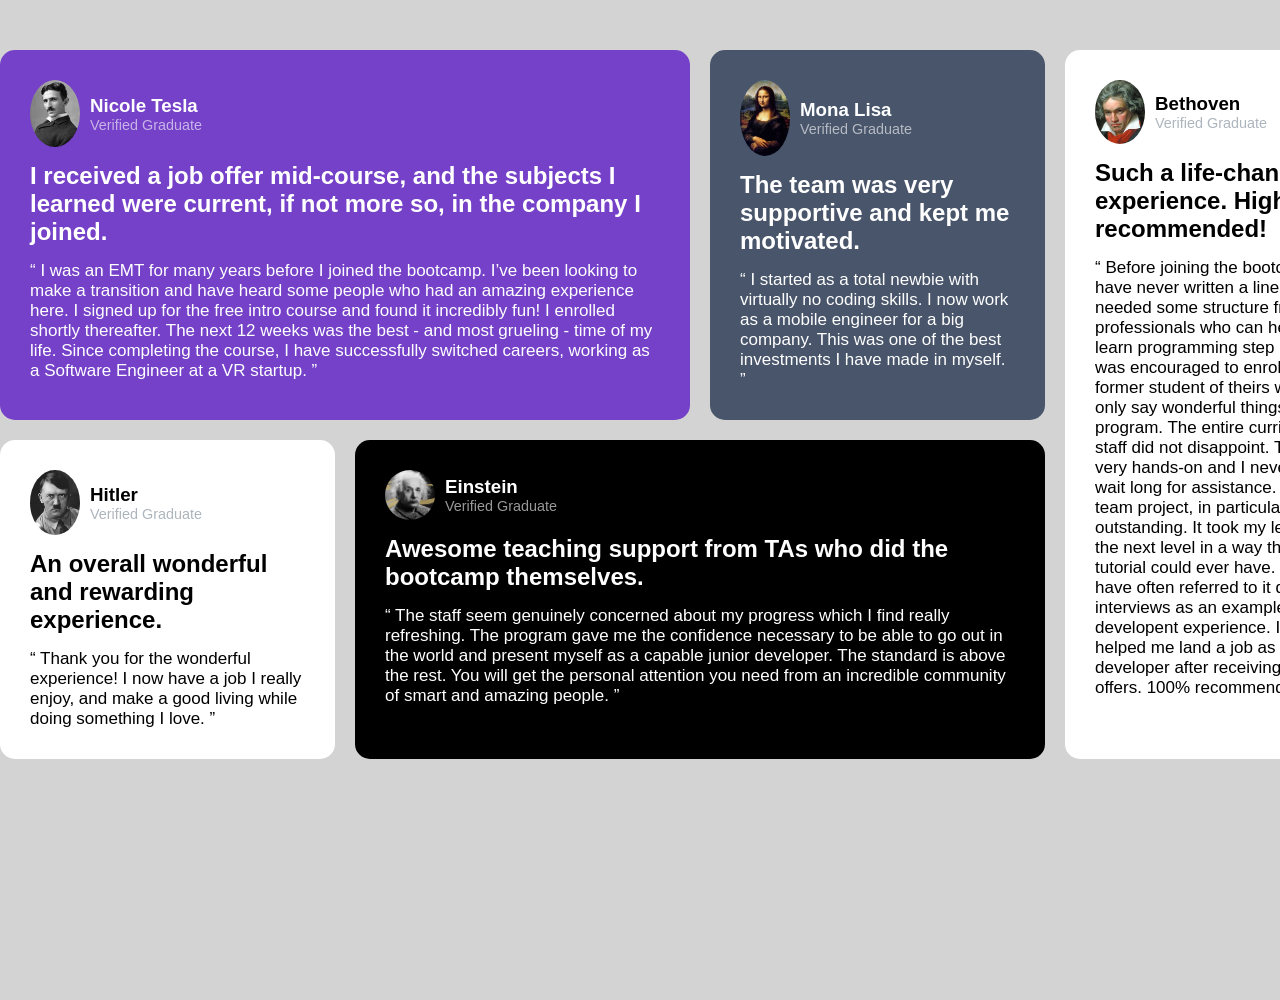
<file: Task-1/index.html>
<!DOCTYPE html>
<html lang="en">
  <head>
    <meta charset="UTF-8" />
    <meta name="viewport" content="width=device-width, initial-scale=1.0" />
    <link rel="stylesheet" href="style.css" />
    <title>Testimonials Grid</title>
  </head>

  <body>
    <div class="container">
      <div class="grid-4-columns">
        <div class="card Nicole-Tesla">
          <div class="profile">
            <img src="images/download (1).jpg" />
            <div>
              <h3>Nicole Tesla</h3>
              <p class="verified">Verified Graduate</p>
            </div>
          </div>
          <h2>
            I received a job offer mid-course, and the subjects I learned were
            current, if not more so, in the company I joined.
          </h2>
          <p>
            “ I was an EMT for many years before I joined the bootcamp. I’ve
            been looking to make a transition and have heard some people who had
            an amazing experience here. I signed up for the free intro course
            and found it incredibly fun! I enrolled shortly thereafter. The next
            12 weeks was the best - and most grueling - time of my life. Since
            completing the course, I have successfully switched careers, working
            as a Software Engineer at a VR startup. ”
          </p>
        </div>

        <div class="card Mona-Lisa">
          <div class="profile">
            <img src="images/download (2).jpg" />
            <div>
              <h3>Mona Lisa</h3>
              <p class="verified">Verified Graduate</p>
            </div>
          </div>
          <h2>The team was very supportive and kept me motivated.</h2>
          <p>
            “ I started as a total newbie with virtually no coding skills. I now
            work as a mobile engineer for a big company. This was one of the
            best investments I have made in myself. ”
          </p>
        </div>

        <div class="card Bethoven">
          <div class="profile">
            <img src="images/download (3).jpg" />
            <div>
              <h3 class="color">Bethoven</h3>
              <p class="unverified">Verified Graduate</p>
            </div>
          </div>
          <h2 class="color">
            Such a life-changing experience. Highly recommended!
          </h2>
          <p class="color">
            “ Before joining the bootcamp, I have never written a line of code.
            I needed some structure from professionals who can help me learn
            programming step by step. I was encouraged to enroll by a former
            student of theirs who can only say wonderful things about the
            program. The entire curriculum and staff did not disappoint. They
            were very hands-on and I never had to wait long for assistance. The
            agile team project, in particular, was outstanding. It took my
            learning to the next level in a way that no tutorial could ever
            have. In fact, I have often referred to it during interviews as an
            example of my developent experience. It certainly helped me land a
            job as a full-stack developer after receiving multiple offers. 100%
            recommend! ” ”
          </p>
        </div>

        <div class="card Hitler">
          <div class="profile">
            <img src="images/download (4).jpg" />
            <div>
              <h3 class="color">Hitler</h3>
              <p class="unverified">Verified Graduate</p>
            </div>
          </div>
          <h2 class="color">An overall wonderful and rewarding experience.</h2>
          <p class="color">
            “ Thank you for the wonderful experience! I now have a job I really
            enjoy, and make a good living while doing something I love. ”
          </p>
        </div>

        <div class="card Einstein">
          <div class="profile">
            <img src="images/download.jpg" />
            <div>
              <h3>Einstein</h3>
              <p class="verified">Verified Graduate</p>
            </div>
          </div>
          <h2>
            Awesome teaching support from TAs who did the bootcamp themselves.
          </h2>
          <p>
            “ The staff seem genuinely concerned about my progress which I find
            really refreshing. The program gave me the confidence necessary to
            be able to go out in the world and present myself as a capable
            junior developer. The standard is above the rest. You will get the
            personal attention you need from an incredible community of smart
            and amazing people. ”
          </p>
        </div>
      </div>
    </div>
  </body>
</html>
</file>
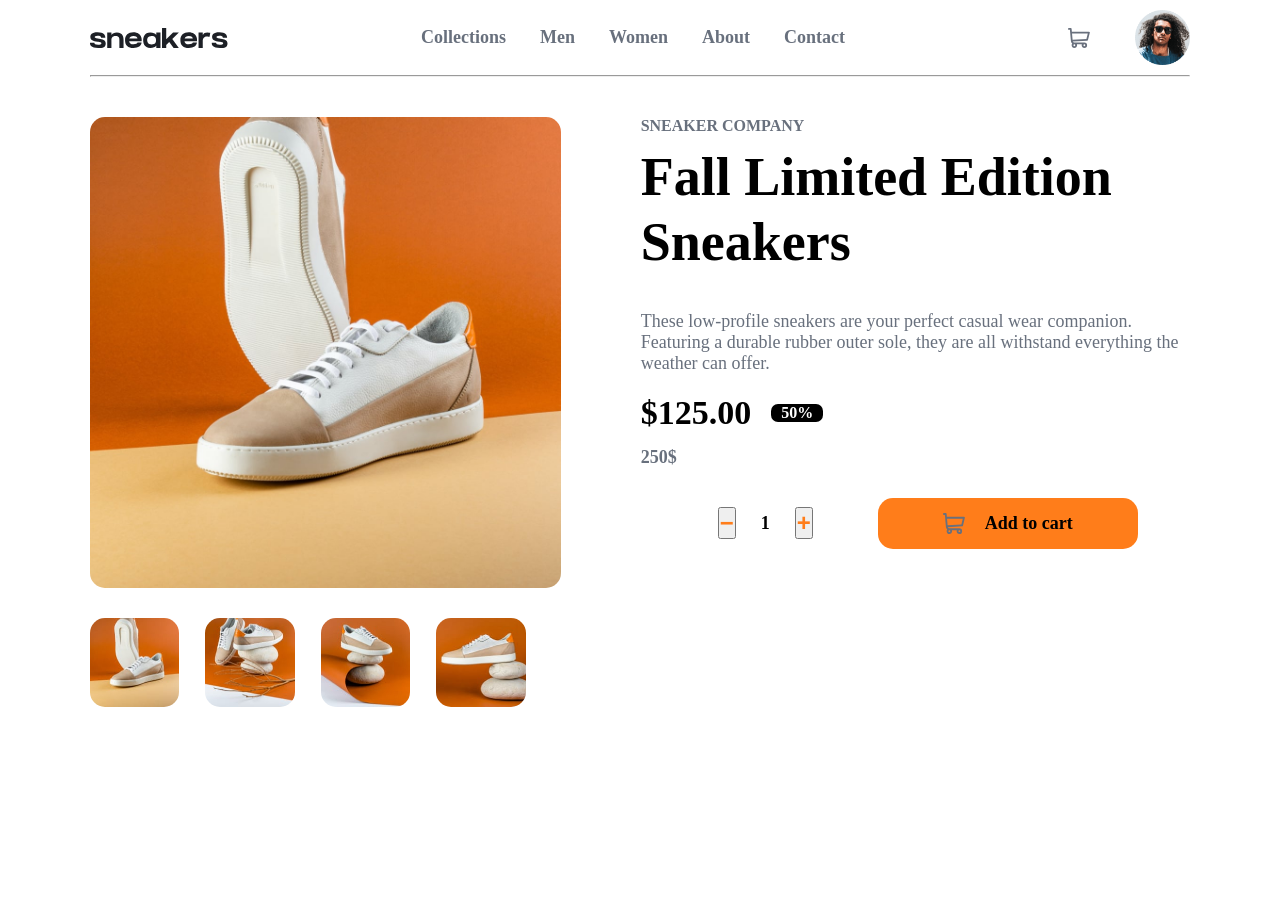
<file: Task-2/index.html>
<!DOCTYPE html>
<html lang="en">
  <head>
    <meta charset="UTF-8" />
    <meta name="viewport" content="width=device-width, initial-scale=1.0" />
    <link rel="stylesheet" href="style.css" />
    <title>Fall Limited Edition Sneakers</title>
  </head>

  <body>
    <div class="container">
      <header class="head">
        <img src="images/logo.svg" />

        <nav>
          <ul>
            <li>
              <a href="#">Collections</a>
              <a href="#">Men</a>
              <a href="#">Women</a>
              <a href="#">About</a>
              <a href="#">Contact</a>
            </li>
          </ul>
        </nav>

        <div class="cart">
          <img src="images/icon-cart.svg" />
          <img src="images/image-avatar.png" class="avatar" />
        </div>
      </header>
      <hr />

      <article>
        <div class="grid-2-columns">
          <div class="sneakers">
            <img src="images/image-product-1.jpg" class="first-sneaker" />

            <div class="images-4">
              <img src="images/image-product-1-thumbnail.jpg" />
              <img src="images/image-product-2-thumbnail.jpg" />
              <img src="images/image-product-3-thumbnail.jpg" />
              <img src="images/image-product-4-thumbnail.jpg" />
            </div>
          </div>

          <div class="features">
            <p class="company">Sneaker Company</p>
            <h2>Fall Limited Edition Sneakers</h2>
            <p class="about">
              These low-profile sneakers are your perfect casual wear companion.
              Featuring a durable rubber outer sole, they are all withstand
              everything the weather can offer.
            </p>

            <div class="price">
              <p class="current-price"><strong>$125.00</strong></p>
              <span class="sale"><strong>50%</strong></span>
            </div>

            <p class="old-price"><strong>250$</strong></p>

            <div class="cart-section">
              <div class="counter">
                <button class="btn minus"><strong>−</strong></button>
                <span id="count"><strong>1</strong></span>
                <button class="btn plus"><strong>+</strong></button>
              </div>

              <div class="class-orange">
                <img src="images/icon-cart.svg" class="cart-img" />
                <p><strong>Add to cart</strong></p>
              </div>
            </div>
          </div>
        </div>
      </article>
    </div>
  </body>
</html>
</file>
<file: Task-1/style.css>
* {
  margin: 0;
  padding: 0;
  box-sizing: border-box;
  text-decoration: none;
  list-style: none;
  font-family: "Barlow Semi Condensed", sans-serif;
}

body {
  background-color: lightgray;
}

.container {
  width: 1400px;
  height: 100vh;
  margin: 50px auto;
}

.grid-4-columns {
  display: grid;
  grid-template-columns: repeat(4, 1fr);
  gap: 20px;
  max-width: 90rem;
  width: 100%;
}

.Nicole-Tesla {
  background-color: rgb(117, 65, 200);
  grid-column: 1/3;
  border-radius: 15px;
  padding: 30px;
}

.Mona-Lisa {
  background-color: rgb(72, 85, 106);
  grid-column: 3/4;
  border-radius: 15px;
  padding: 30px;
}

.Bethoven {
  background-color: white;
  grid-column: 4/5;
  grid-row: 1/3;
  border-radius: 15px;
  padding: 30px;
}

.Hitler {
  background-color: white;
  grid-column: 1/2;
  border-radius: 15px;
  padding: 30px;
}

.Einstein {
  background-color: black;
  grid-column: 2/4;
  border-radius: 15px;
  padding: 30px;
}

img {
  width: 50px;
  border-radius: 100%;
}

.profile {
  display: flex;
  gap: 10px;
  align-items: center;
  margin-bottom: 15px;
}

h2 {
  color: white;
  margin-bottom: 15px;
}

h3 {
  color: white;
}

p {
  color: white;
  font-size: 17px;
}

.Bethoven .color,
.Hitler .color {
  color: black;
}

.verified {
  opacity: 0.6;
  font-size: 0.9rem;
}

.unverified {
  color: #adb5bd;
  font-size: 0.9rem;
}

@media (max-width: 60rem) {
  .grid {
    grid-template-columns: 1fr;
  }

  .Nicole-Tesla,
  .Einstein,
  .Bethoven {
    grid-column: span 1;
    grid-row: auto;
  }
}
</file>
<file: Task-2/style.css>
* {
  margin: 0;
  padding: 0;
  box-sizing: border-box;
  list-style: none;
  font-family: "Kumbh Sans" sans-serif;
}

.container {
  width: 1100px;
  height: 100vh;
  margin: 0 auto;
}

.head {
  display: flex;
  align-items: center;
  justify-content: space-between;
  margin-bottom: 10px;
  margin-top: 10px;
}

nav ul li a {
  margin-right: 30px;
  list-style: none;
  text-decoration: none;
  color: hsl(219, 9%, 45%);
  font-weight: 600;
  font-size: 18px;
}

.cart {
  display: flex;
  align-items: center;
  justify-content: center;
  gap: 45px;
}

.avatar {
  width: 55px;
  height: 55px;
}

.sneakers {
  display: flex;
  flex-direction: column;
  align-items: center;
}

.grid-2-columns {
  display: grid;
  grid-template-columns: repeat(2, 1fr);
  margin-top: 40px;
  gap: 80px;

  display: flex;
  align-items: start;
  justify-content: center;
}

.first-sneaker {
  width: 100%;
  border-radius: 15px;
  margin-bottom: 30px;
  cursor: pointer;
}

.images-4 img {
  border-radius: 15px;
  margin-right: 22px;
}

.images-4 img {
  width: 19%;
  cursor: pointer;
}

.company {
  font-size: 16px;
  text-transform: uppercase;
  font-weight: 700;
  color: hsl(219, 9%, 45%);
  margin-bottom: 10px;
}

h2 {
  font-size: 54px;
  line-height: 1.2;
  margin-bottom: 36px;
}

.about {
  color: hsl(219, 9%, 45%);
  font-size: 18px;
  margin-bottom: 20px;
}

.price {
  display: flex;
  align-items: center;
  margin-bottom: 15px;
}

.current-price {
  margin-right: 20px;
  font-size: 34px;
}

.sale {
  font-size: 16px;
  border-radius: 7px;
  color: white;
  background-color: black;
  padding-left: 10px;
  padding-right: 10px;
}

.old-price {
  color: hsl(219, 9%, 45%);
  font-size: 18px;
  margin-bottom: 30px;
}

.cart-section {
  display: flex;
  justify-content: center;
  align-items: center;
}

.btn {
  margin-right: 20px;
}

.counter {
  margin-right: 40px;

  display: flex;
  justify-content: center;
  align-items: center;
}

.btn {
  color: hsl(26, 100%, 55%);
  font-size: 24px;
  margin-right: 25px;
  margin-left: 25px;
  cursor: pointer;
}

.class-orange {
  display: flex;
  gap: 20px;
}

.class-orange {
  background-color: hsl(26, 100%, 55%);
  padding: 15px 65px;
  border-radius: 15px;
  cursor: pointer;
  transition: background 0.5s;
}

.class-orange:hover {
  background-color: #553434;
}

.class-orange p {
  font-size: 18px;
}

#count {
  font-size: 18px;
}
</file>
